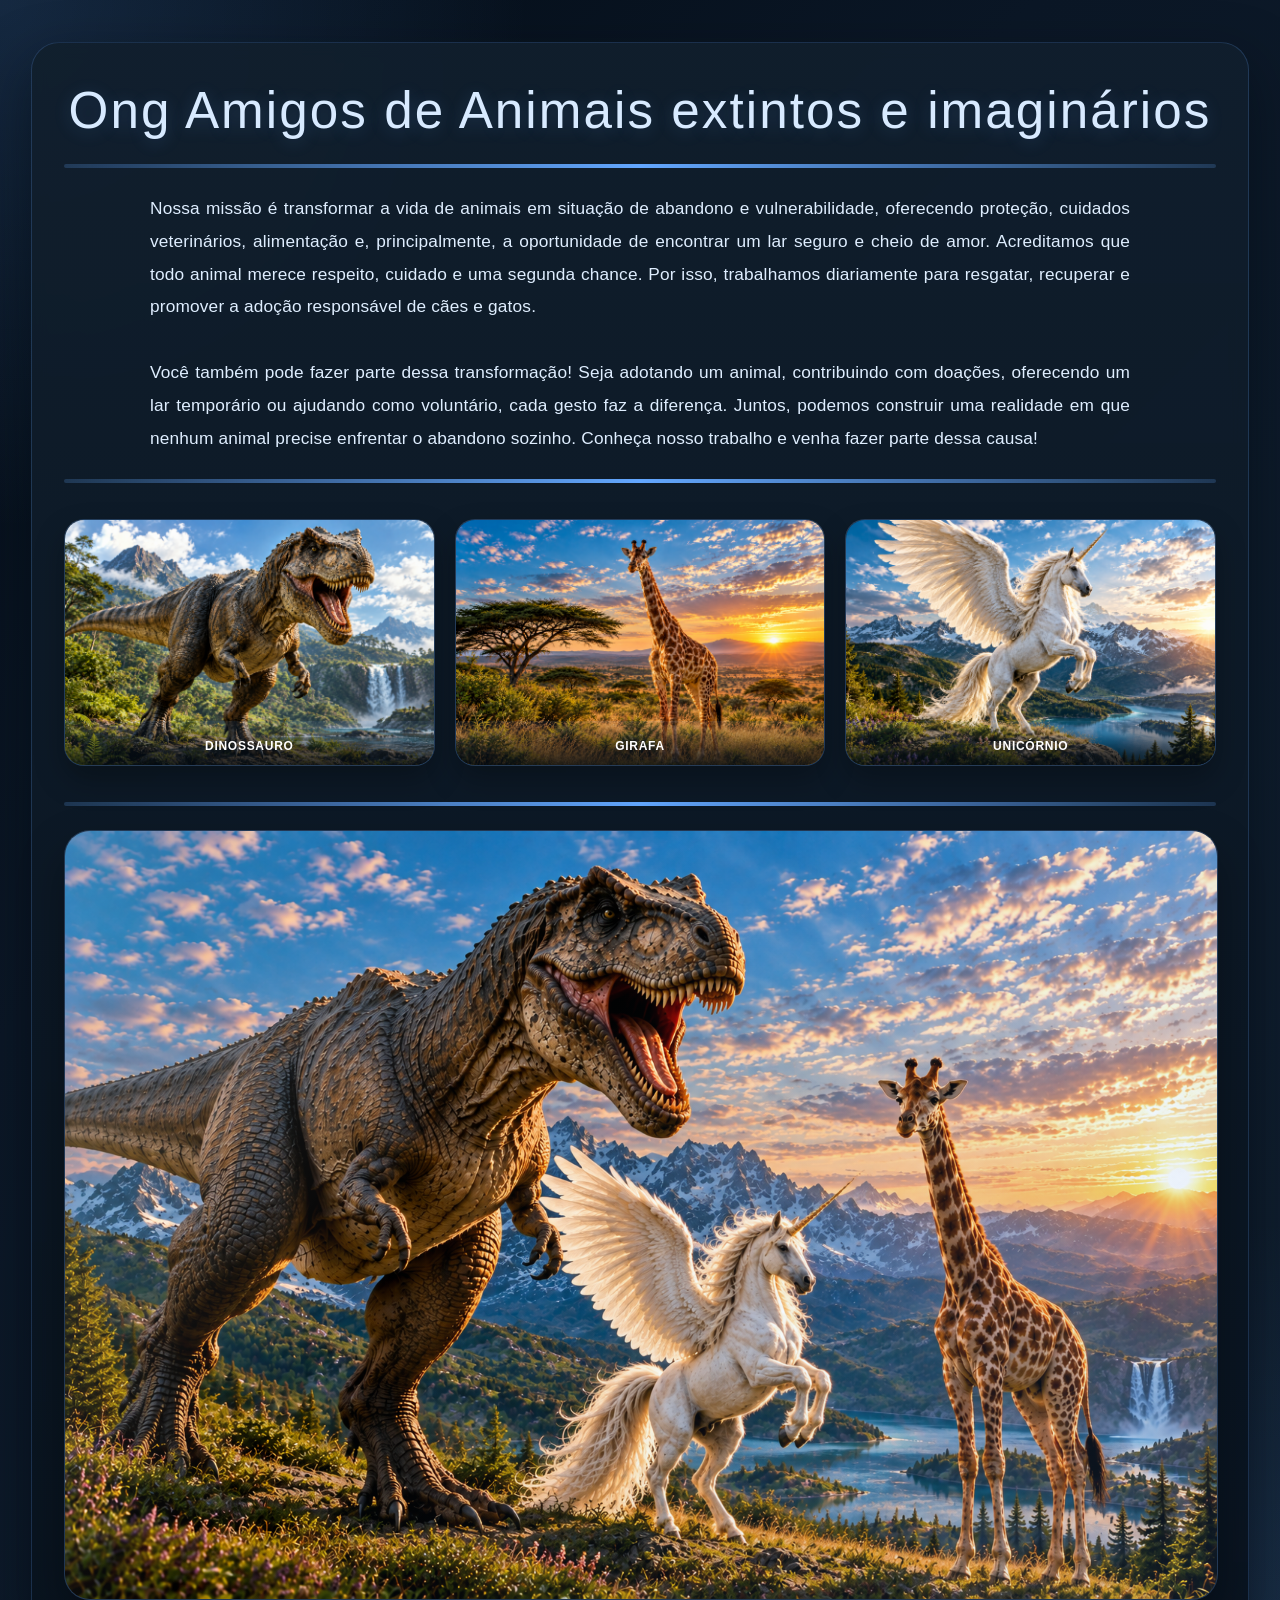
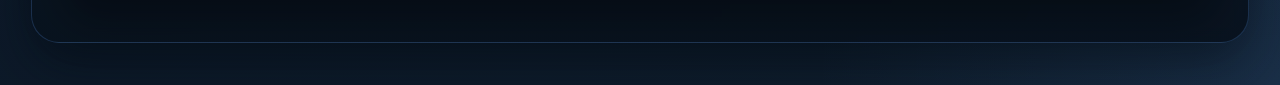
<file: index.html>
<!DOCTYPE html>
<html lang="pt">
<head>
    <meta charset="UTF-8">
    <meta name="viewport" content="width=device-width, initial-scale=1.0">
    <title>Iphone1 18</title>
    <link rel="stylesheet" href="css/style.css">
</head>
<body>
    <div class="central">

        <h1>Ong Amigos de Animais extintos e imaginários</h1>
        <hr>
        <p>Nossa missão é transformar a vida de animais em situação de abandono e vulnerabilidade, oferecendo proteção, cuidados veterinários, alimentação e, principalmente, a oportunidade de encontrar um lar seguro e cheio de amor. Acreditamos que todo animal merece respeito, cuidado e uma segunda chance. Por isso, trabalhamos diariamente para resgatar, recuperar e promover a adoção responsável de cães e gatos.
        <br></br>
        Você também pode fazer parte dessa transformação! Seja adotando um animal, contribuindo com doações, oferecendo um lar temporário ou ajudando como voluntário, cada gesto faz a diferença. Juntos, podemos construir uma realidade em que nenhum animal precise enfrentar o abandono sozinho. Conheça nosso trabalho e venha fazer parte dessa causa!</p>
        <hr>
        <div class="imagens">
            <figure class="miniatura">
                <img src="imagens/dinossauro.png" alt="Dinossauro">
                <figcaption>Dinossauro</figcaption>
            </figure>
            <figure class="miniatura">
                <img src="imagens/girafa.png" alt="Girafa">
                <figcaption>Girafa</figcaption>
            </figure>
            <figure class="miniatura">
                <img src="imagens/unicórnio.png" alt="Unicórnio">
                <figcaption>Unicórnio</figcaption>
            </figure>
        </div>
        <hr>
        <div class="imagemmaior">
            <img src="imagens/animaisjuntos.png" alt="Animais Juntos">
        </div>

        <script>
            const card = document.querySelector('.imagemmaior');
            const image = card ? card.querySelector('img') : null;

            if (card && image) {
                card.addEventListener('pointermove', (event) => {
                    const rect = card.getBoundingClientRect();
                    const x = (event.clientX - rect.left) / rect.width;
                    const y = (event.clientY - rect.top) / rect.height;

                    const rotateY = (x - 0.5) * 18;
                    const rotateX = (0.5 - y) * 18;

                    card.style.setProperty('--rotateY', `${rotateY}deg`);
                    card.style.setProperty('--rotateX', `${rotateX}deg`);
                    image.style.transform = `rotateX(${rotateX}deg) rotateY(${rotateY}deg) scale(1.025)`;
                });

                card.addEventListener('pointerleave', () => {
                    card.style.setProperty('--rotateY', '0deg');
                    card.style.setProperty('--rotateX', '0deg');
                    image.style.transform = 'rotateX(0deg) rotateY(0deg) scale(1)';
                });
            }
        </script>
        
      
    </div>
</body>
</html>
</file>
<file: css/style.css>
/* Desktop */

:root {
    --azul-escuro: #d8eaff;
    --azul-principal: #63a7ff;
    --azul-claro: #a9d0ff;
    --cinza-escuro: #dfeeff;
    --branco: #ffffff;
    --fundo: #071827;
    --painel: rgba(13, 24, 38, 0.9);
    --sombra: rgba(3, 12, 20, 0.52);
}

body{
    margin: 0;
    font-family: Arial, sans-serif;
    background:
        radial-gradient(circle at top left, rgba(99,167,255,0.18), transparent 25%),
        radial-gradient(circle at bottom right, rgba(99,167,255,0.12), transparent 22%),
        linear-gradient(135deg, #040d17 0%, #0b1726 35%, #101f2f 100%);
    color: var(--azul-escuro);
}

.central{
    width: min(90%, 1200px);
    margin: 42px auto;
    background: linear-gradient(180deg, rgba(17, 31, 45, 0.92), rgba(9, 19, 31, 0.96));
    padding: 38px 32px 42px;
    border-radius: 28px;
    box-shadow: 0 22px 54px var(--sombra);
    border: 1px solid rgba(99, 167, 255, 0.2);
    backdrop-filter: blur(8px);
}

h1{
    text-align: center;
    font-size: clamp(2.3rem, 4vw, 4.2rem);
    margin: 0 0 18px;
    color: var(--azul-escuro);
    letter-spacing: 0.04em;
    font-weight: 300;
    text-shadow: 0 3px 18px rgba(99, 167, 255, 0.2);
}

hr{
    height: 4px;
    border: none;
    background: linear-gradient(90deg, rgba(99,167,255,0.2), var(--azul-principal), rgba(99,167,255,0.2));
    border-radius: 999px;
    margin: 24px 0;
}

p{
    width: min(88%, 980px);
    text-align: justify;
    margin: 0 auto;
    line-height: 1.9;
    font-size: 1.08rem;
    color: var(--cinza-escuro);
    letter-spacing: 0.01em;
}

.imagens {
    display: flex;
    justify-content: space-between;
    align-items: stretch;
    gap: 18px;
    margin: 28px 0;
    padding: 8px 0;
}

.miniatura {
    position: relative;
    width: 32%;
    margin: 0;
    overflow: hidden;
    border-radius: 20px;
    box-shadow: 0 14px 30px rgba(0, 0, 0, 0.28);
    transition: transform 0.25s ease, box-shadow 0.25s ease;
    border: 1px solid rgba(99, 167, 255, 0.18);
    background: linear-gradient(180deg, rgba(255,255,255,0.05), rgba(99,167,255,0.08));
}

.miniatura:hover {
    transform: translateY(-5px);
    box-shadow: 0 20px 34px rgba(0, 0, 0, 0.35);
}

.miniatura img {
    width: 100%;
    height: auto;
    display: block;
    object-fit: contain;
    background: transparent;
}

.miniatura figcaption {
    position: absolute;
    left: 0;
    right: 0;
    bottom: 0;
    background: linear-gradient(180deg, rgba(99,167,255,0.08), rgba(4, 12, 20, 0.84));
    color: #fff;
    text-align: center;
    padding: 18px 10px 12px;
    font-weight: 700;
    letter-spacing: 0.06em;
    text-transform: uppercase;
    font-size: 0.75rem;
}

.imagemmaior{
    width: 100%;
    margin-top: 20px;
    position: relative;
    overflow: hidden;
    border-radius: 26px;
    box-shadow: 0 22px 44px rgba(0, 0, 0, 0.34);
    border: 1px solid rgba(99, 167, 255, 0.2);
    background: linear-gradient(135deg, rgba(20, 33, 46, 1), rgba(16, 26, 38, 1));
    perspective: 1200px;
}

.imagemmaior::before {
    content: "";
    position: absolute;
    inset: 0;
    background: linear-gradient(120deg, rgba(255,255,255,0.22), rgba(255,255,255,0) 35%, rgba(99,167,255,0.14) 100%);
    pointer-events: none;
    z-index: 1;
}

.imagemmaior img{
    display: block;
    width: 100%;
    height: auto;
    object-fit: contain;
    background: transparent;
    border-radius: 22px;
    transform-style: preserve-3d;
    transition: transform 0.2s ease, filter 0.2s ease, box-shadow 0.2s ease;
    box-shadow: inset 0 0 18px rgba(255,255,255,0.35);
    position: relative;
    z-index: 0;
}

.imagemmaior:hover img {
    filter: saturate(1.12) contrast(1.02);
    box-shadow: 0 18px 34px rgba(13, 76, 141, 0.22);
}

.imagemmaior:hover {
    cursor: pointer;
}

.imagemmaior:hover img {
    transform: rotateX(var(--rotateX, 0deg)) rotateY(var(--rotateY, 0deg)) scale(1.025);
}

.imagemmaior .mouse-move {
    transform: rotateX(var(--rotateX, 0deg)) rotateY(var(--rotateY, 0deg)) scale(1.025);
}


/* Tablet */

@media (max-width: 1024px) and (min-width: 768px) {
    .imagens {
        width: 80%;
        display: flex;
        flex-wrap: wrap;
        justify-content: center;
        gap: 20px;
        margin: auto;
    }

    .miniatura {
        width: calc(50% - 12px);
        margin: 0;
    }

    .imagemmaior img {
        width: 100%;
        height: auto;
        object-fit: contain;
        background: transparent;
    }
}

/* Mobile */

@media (max-width: 767px) {
    .imagens {
        width: 100%;
        display: flex;
        flex-direction: column;
        gap: 20px;
        margin: auto;
    }

    .miniatura {
        width: 100%;
        margin: 0;
    }

    .imagemmaior img {
        width: 100%;
        height: auto;
        object-fit: contain;
        background: transparent;
    }
}
</file>
